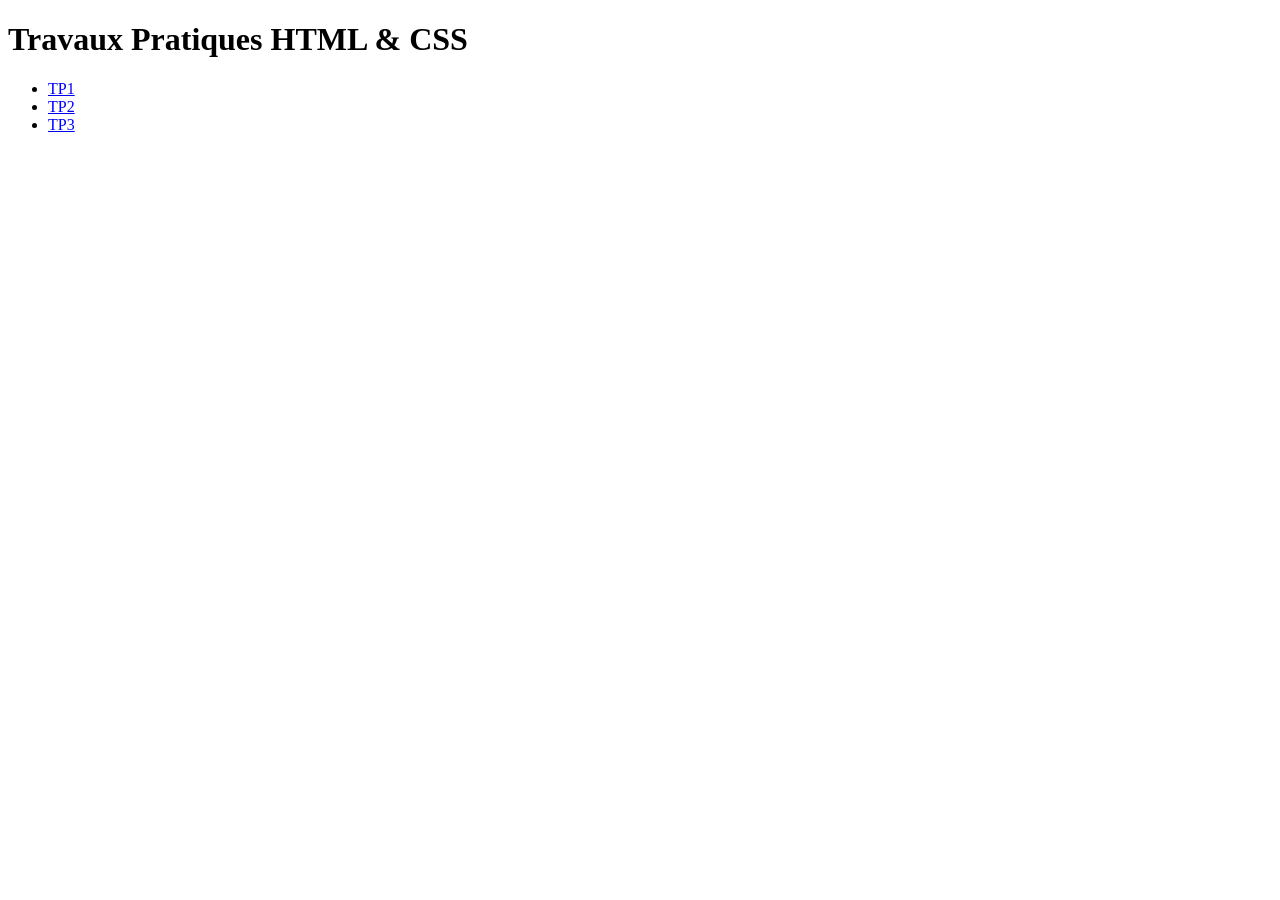
<file: index.html>
<!DOCTYPE html>
<html lang="fr">
<head>
  <meta charset="UTF-8" />
  <meta name="viewport" content="width=device-width, initial-scale=1.0" />
  <title>Travaux Pratiques</title>
</head>
<body>
  <h1>Travaux Pratiques HTML &amp; CSS</h1>
  <ul>
    <li><a href="tp1/index.html">TP1</a></li>
    <li><a href="tp2/index.html">TP2</a></li>
    <li><a href="tp3/index.html">TP3</a></li>
  </ul>
</body>
</html>
</file>
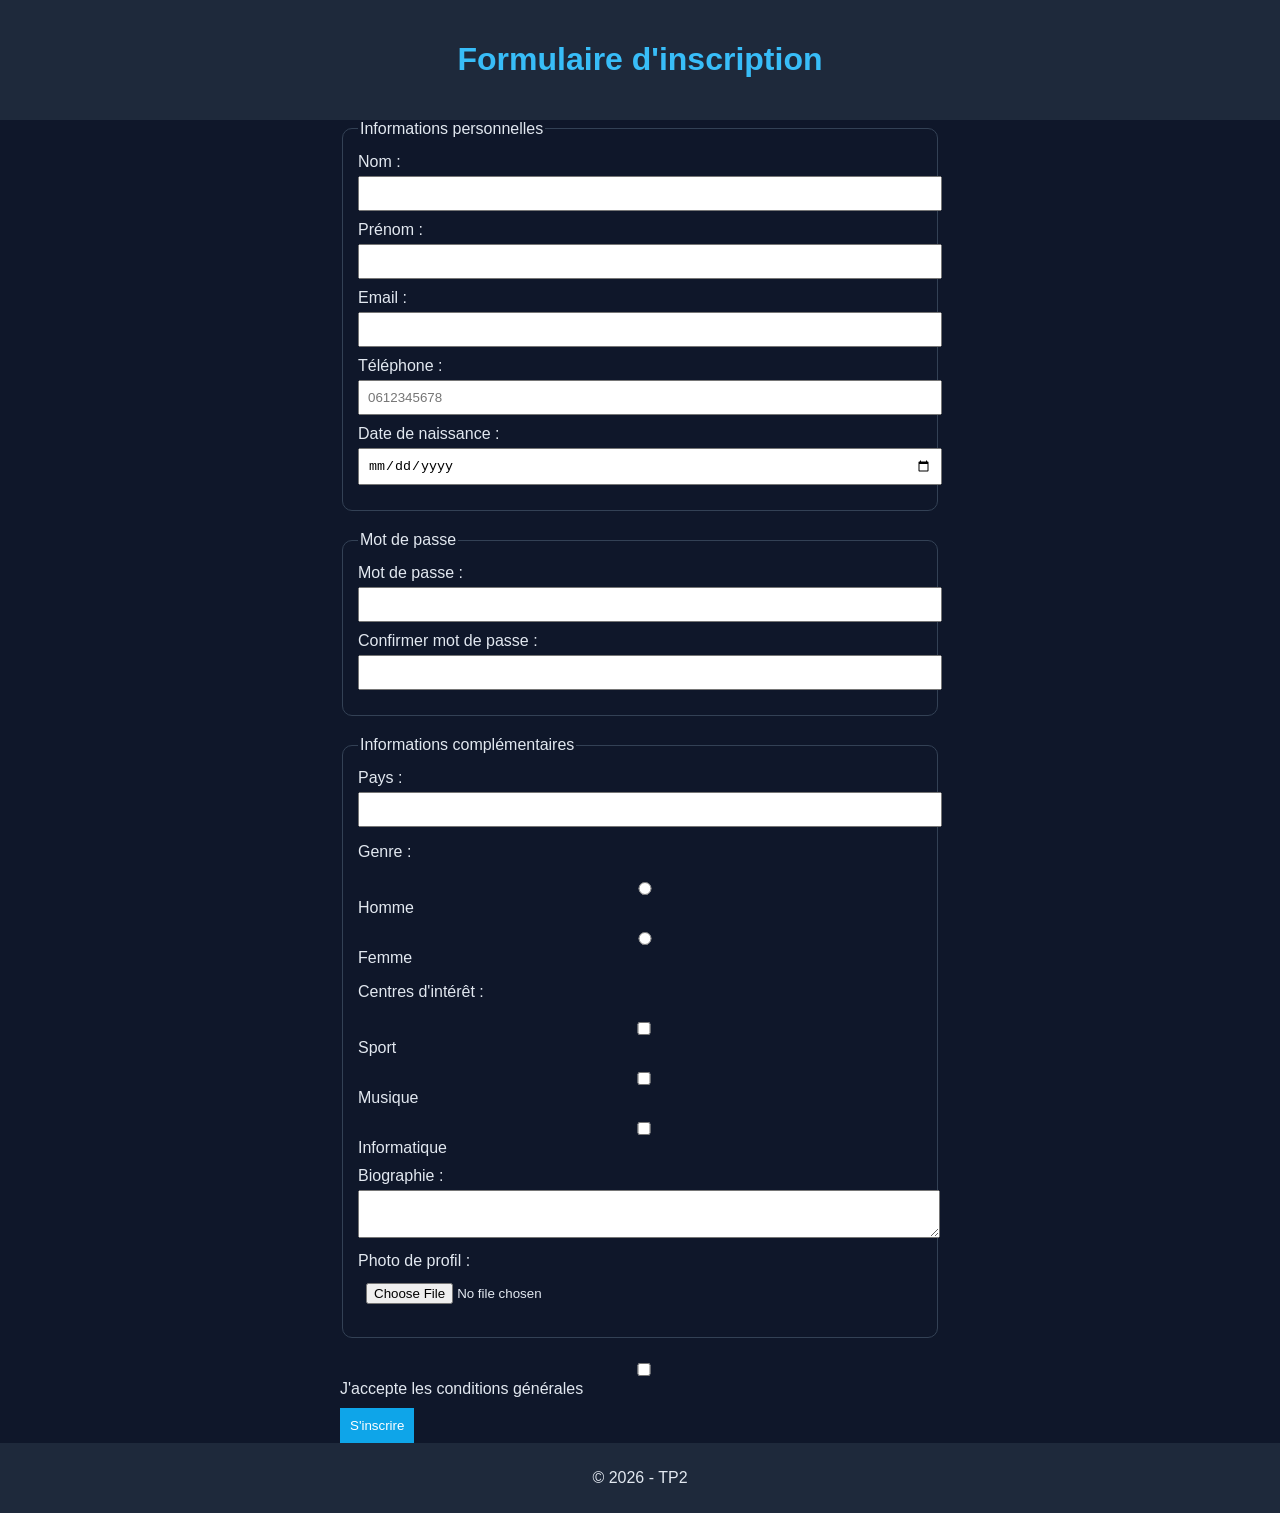
<file: tp2/index.html>
<!DOCTYPE html>
<html lang="fr">
<head>
  <meta charset="UTF-8">
  <meta name="viewport" content="width=device-width, initial-scale=1.0">
  <title>TP2 - Formulaire</title>
  <link rel="stylesheet" href="../css/style.css">
</head>

<body>

<a href="#main" class="skip-link">Aller au contenu</a>

<header>
  <h1>Formulaire d'inscription</h1>
</header>

<main id="main">

<form>

  <!-- INFOS -->
  <fieldset>
    <legend>Informations personnelles</legend>

    <label>Nom :
      <input type="text" required autocomplete="family-name">
    </label>

    <label>Prénom :
      <input type="text" required autocomplete="given-name">
    </label>

    <label>Email :
      <input type="email" required autocomplete="email">
    </label>

    <label>Téléphone :
      <input type="tel" required pattern="^0[1-9][0-9]{8}$"
             placeholder="0612345678">
    </label>

    <label>Date de naissance :
      <input type="date" required max="2008-01-01">
    </label>

  </fieldset>

  <!-- PASSWORD -->
  <fieldset>
    <legend>Mot de passe</legend>

    <label>Mot de passe :
      <input type="password" required
             pattern="^(?=.*[A-Z])(?=.*[0-9]).{8,}$"
             title="8 caractères minimum, 1 majuscule, 1 chiffre">
    </label>

    <label>Confirmer mot de passe :
      <input type="password" required>
    </label>

  </fieldset>

  <!-- AUTRES -->
  <fieldset>
    <legend>Informations complémentaires</legend>

    <label>Pays :
      <input list="pays" required>
      <datalist id="pays">
        <option value="Maroc">
        <option value="France">
        <option value="Canada">
      </datalist>
    </label>

    <p>Genre :</p>
    <label><input type="radio" name="genre" required> Homme</label>
    <label><input type="radio" name="genre"> Femme</label>

    <p>Centres d'intérêt :</p>
    <label><input type="checkbox"> Sport</label>
    <label><input type="checkbox"> Musique</label>
    <label><input type="checkbox"> Informatique</label>

    <label>Biographie :
      <textarea maxlength="200"></textarea>
    </label>

    <label>Photo de profil :
      <input type="file" accept="image/*">
    </label>

  </fieldset>

  <!-- CGU -->
  <label>
    <input type="checkbox" required>
    J'accepte les conditions générales
  </label>

  <button type="submit">S'inscrire</button>

</form>

</main>

<footer>
  <p>&copy; 2026 - TP2</p>
</footer>

</body>
</html>
</file>
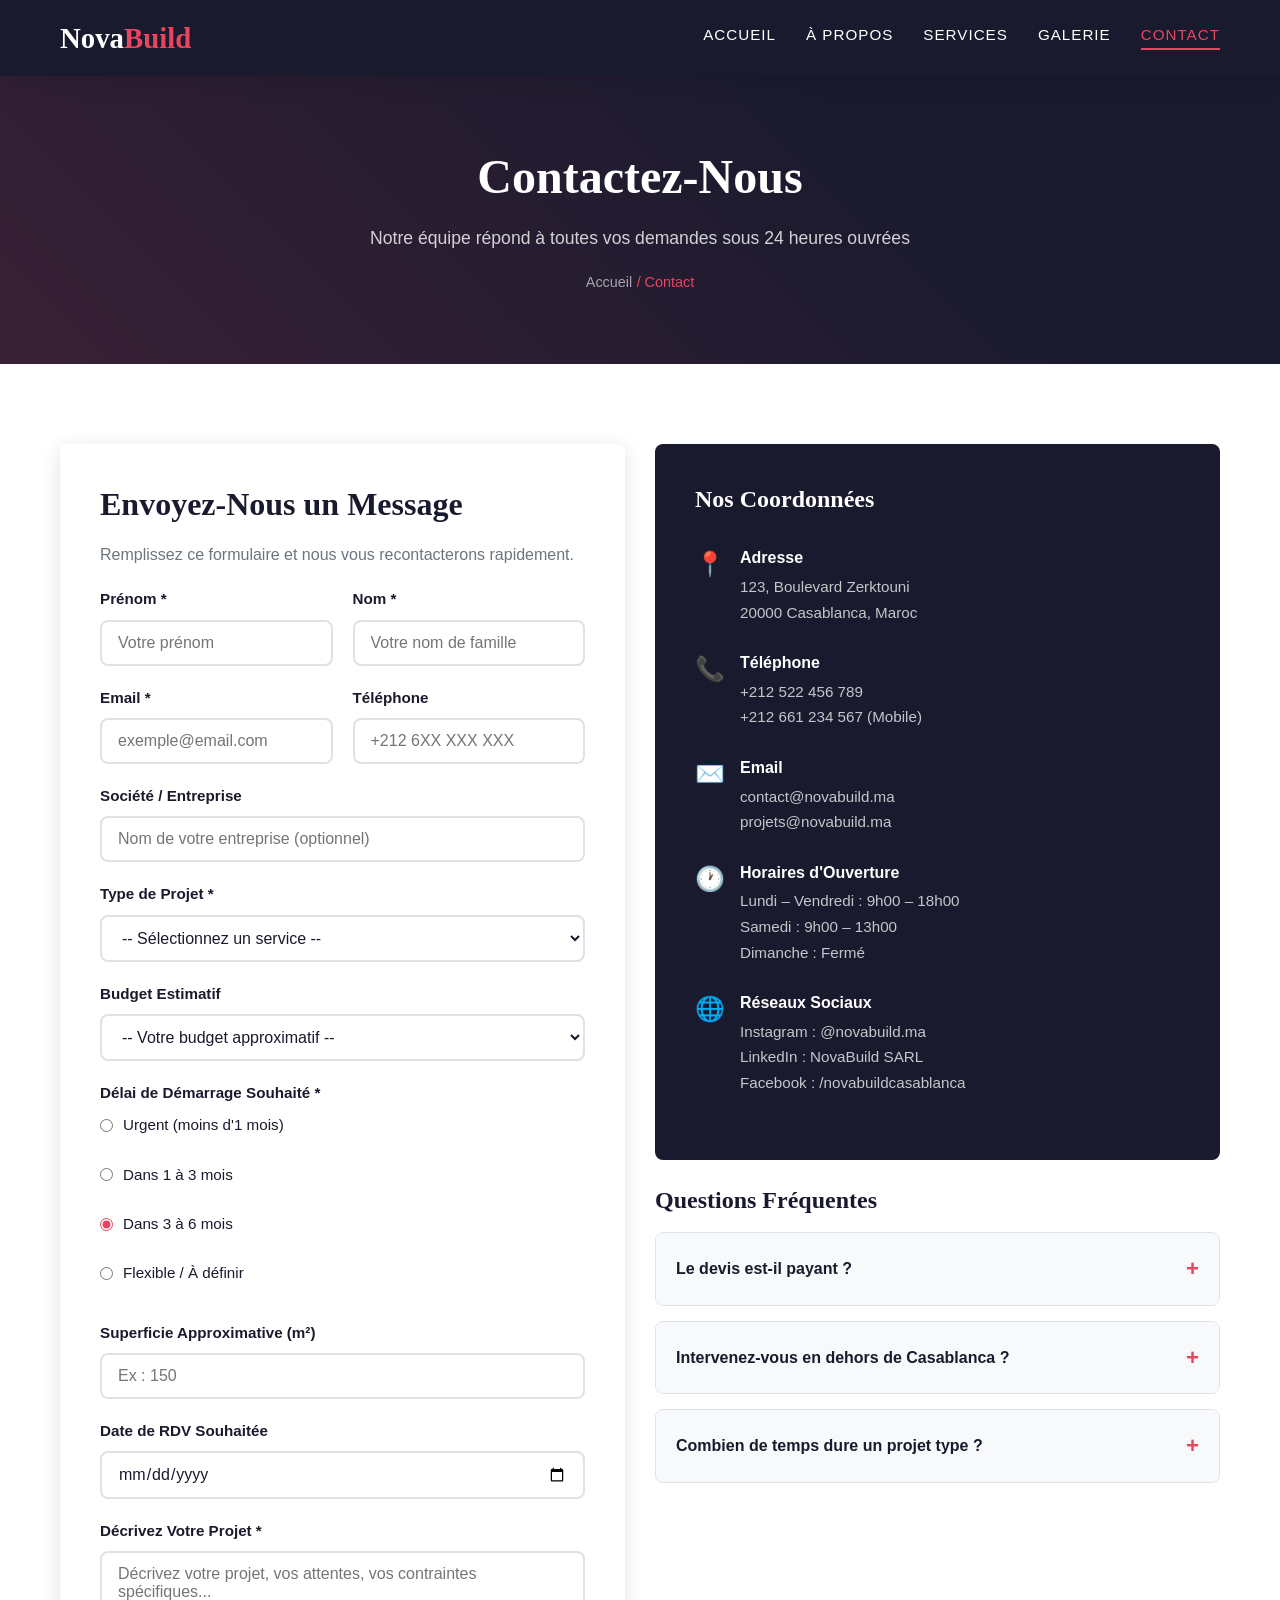
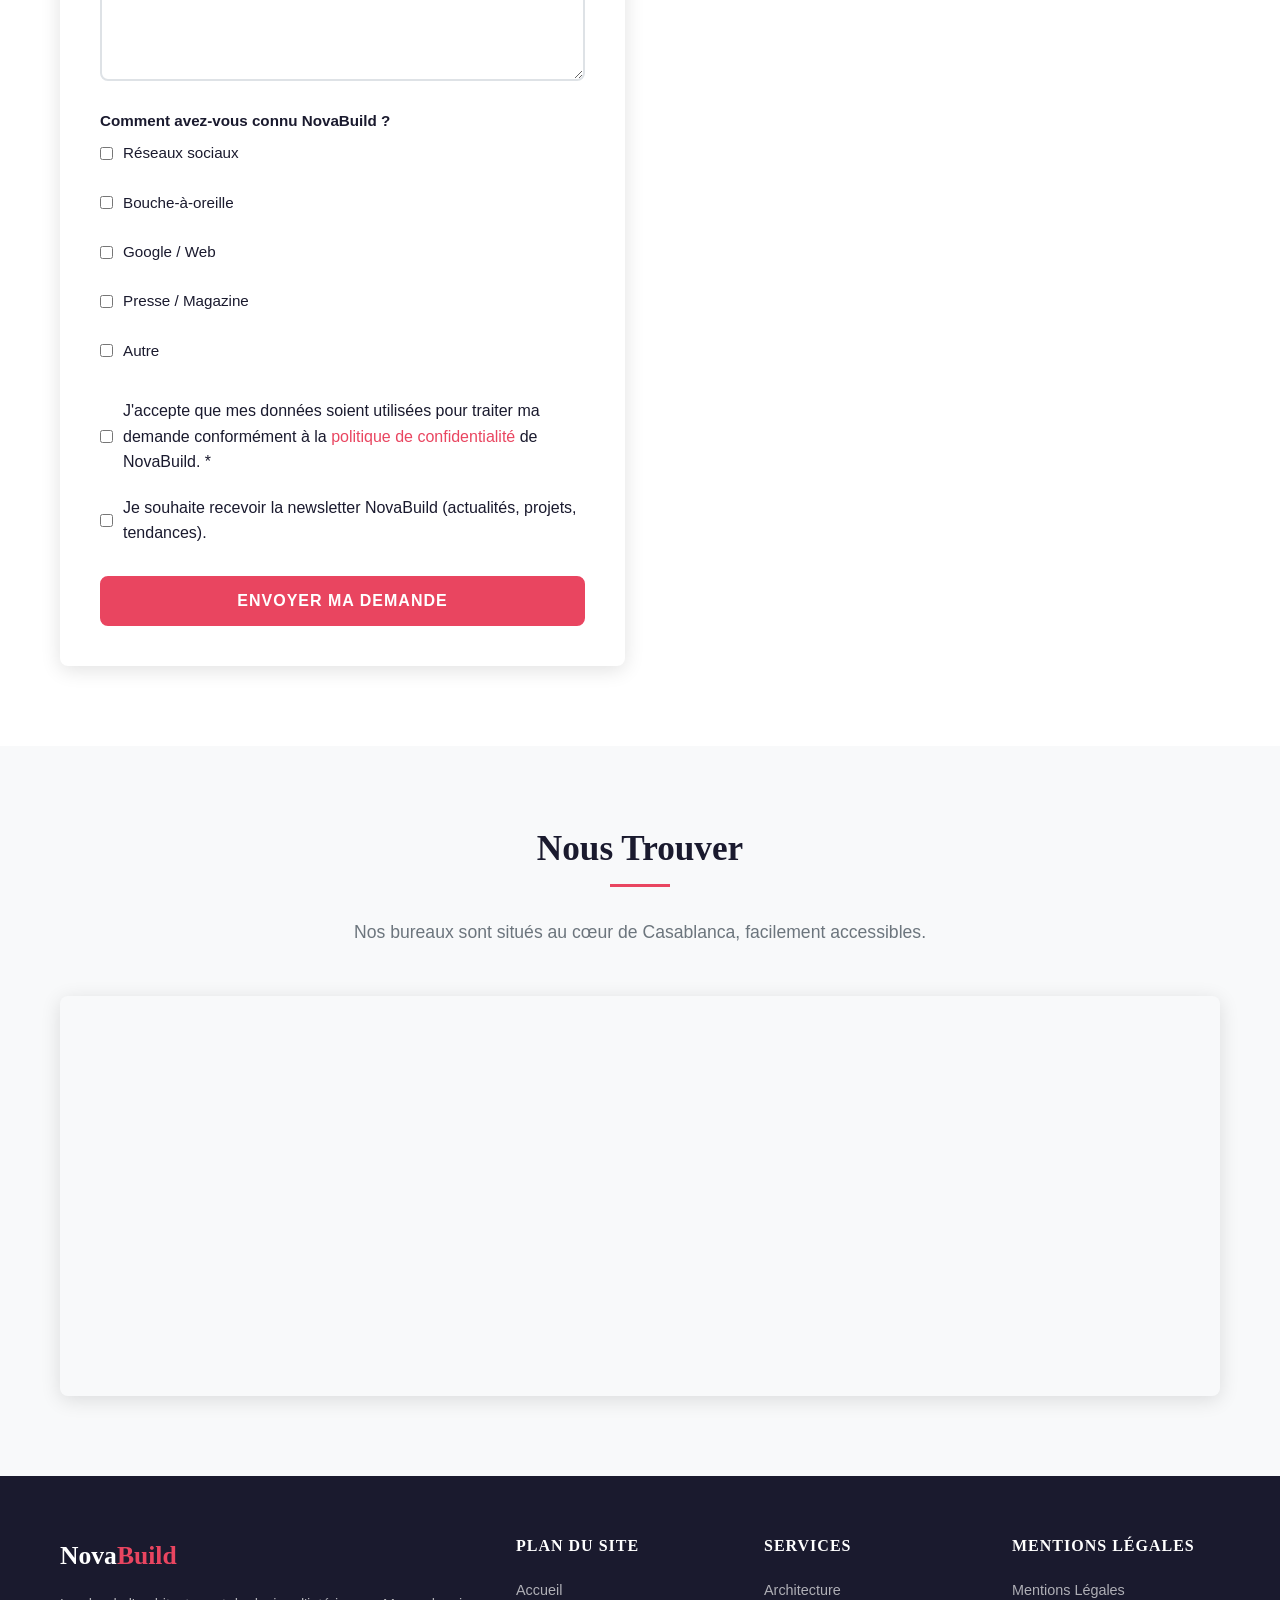
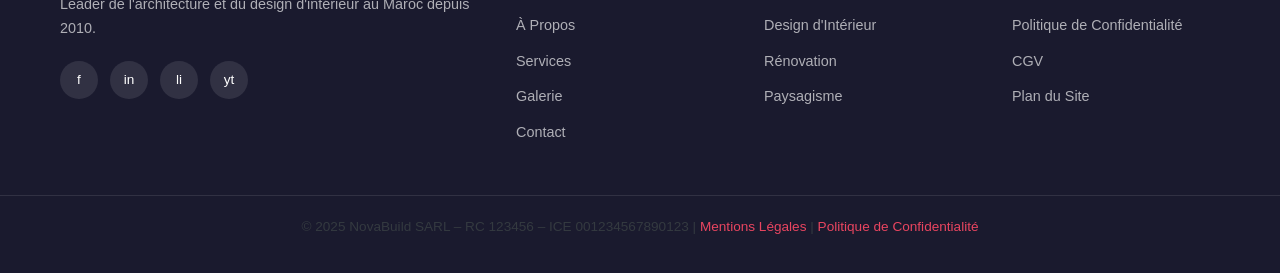
<file: tp3/pages/contact.html>
<!DOCTYPE html>
<html lang="fr">
<head>
  <meta charset="UTF-8" />
  <meta name="viewport" content="width=device-width, initial-scale=1.0" />
  <title>Contact – NovaBuild</title>
  <meta name="description" content="Contactez NovaBuild pour votre projet d'architecture ou de design d'intérieur à Casablanca. Devis gratuit et sans engagement." />
  <meta name="keywords" content="contact NovaBuild, devis architecture Casablanca, contact designer intérieur Maroc" />
  <meta name="author" content="NovaBuild" />

  <!-- Open Graph -->
  <meta property="og:title" content="Contactez NovaBuild" />
  <meta property="og:description" content="Obtenez un devis gratuit pour votre projet d'architecture ou de design. Notre équipe vous répond sous 24h." />
  <meta property="og:type" content="website" />
  <meta property="og:url" content="https://novabuild.ma/pages/contact.html" />
  <meta property="og:image" content="https://images.unsplash.com/photo-1423666639041-f56000c27a9a?w=1200" />
  <meta property="og:locale" content="fr_FR" />
  <meta property="og:site_name" content="NovaBuild" />

  <link rel="canonical" href="https://novabuild.ma/pages/contact.html" />
  <link rel="stylesheet" href="../css/style.css" />
</head>
<body>

  <header>
    <div class="navbar">
      <a href="../index.html" class="logo">Nova<span>Build</span></a>
      <nav>
        <ul>
          <li><a href="../index.html">Accueil</a></li>
          <li><a href="about.html">À Propos</a></li>
          <li><a href="services.html">Services</a></li>
          <li><a href="gallery.html">Galerie</a></li>
          <li><a href="contact.html" class="active">Contact</a></li>
        </ul>
      </nav>
    </div>
  </header>

  <!-- PAGE HERO -->
  <section class="page-hero">
    <div class="container">
      <h1>Contactez-Nous</h1>
      <p>Notre équipe répond à toutes vos demandes sous 24 heures ouvrées</p>
      <div class="breadcrumb">
        <a href="../index.html">Accueil</a> <span> / Contact</span>
      </div>
    </div>
  </section>

  <!-- CONTACT SECTION -->
  <section class="section">
    <div class="container">
      <div class="grid-2">

        <!-- FORMULAIRE -->
        <div class="contact-form-wrapper">
          <h2>Envoyez-Nous un Message</h2>
          <p class="text-gray mb-2">Remplissez ce formulaire et nous vous recontacterons rapidement.</p>

          <form action="#" method="POST" novalidate>

            <!-- Nom & Prénom -->
            <div class="form-row">
              <div class="form-group">
                <label for="prenom">Prénom *</label>
                <input
                  type="text"
                  id="prenom"
                  name="prenom"
                  placeholder="Votre prénom"
                  required
                  minlength="2"
                  maxlength="50"
                  autocomplete="given-name"
                />
              </div>
              <div class="form-group">
                <label for="nom">Nom *</label>
                <input
                  type="text"
                  id="nom"
                  name="nom"
                  placeholder="Votre nom de famille"
                  required
                  minlength="2"
                  maxlength="50"
                  autocomplete="family-name"
                />
              </div>
            </div>

            <!-- Email & Téléphone -->
            <div class="form-row">
              <div class="form-group">
                <label for="email">Email *</label>
                <input
                  type="email"
                  id="email"
                  name="email"
                  placeholder="exemple@email.com"
                  required
                  autocomplete="email"
                />
              </div>
              <div class="form-group">
                <label for="telephone">Téléphone</label>
                <input
                  type="tel"
                  id="telephone"
                  name="telephone"
                  placeholder="+212 6XX XXX XXX"
                  pattern="[+0-9\s\-]+"
                  autocomplete="tel"
                />
              </div>
            </div>

            <!-- Entreprise -->
            <div class="form-group">
              <label for="entreprise">Société / Entreprise</label>
              <input
                type="text"
                id="entreprise"
                name="entreprise"
                placeholder="Nom de votre entreprise (optionnel)"
                autocomplete="organization"
              />
            </div>

            <!-- Type de projet (select) -->
            <div class="form-group">
              <label for="type-projet">Type de Projet *</label>
              <select id="type-projet" name="type_projet" required>
                <option value="" disabled selected>-- Sélectionnez un service --</option>
                <option value="architecture">Architecture Neuve</option>
                <option value="design-interieur">Design d'Intérieur</option>
                <option value="renovation">Rénovation</option>
                <option value="paysagisme">Paysagisme</option>
                <option value="consultation">Consultation / Expertise</option>
                <option value="commercial">Projet Commercial</option>
                <option value="autre">Autre</option>
              </select>
            </div>

            <!-- Budget -->
            <div class="form-group">
              <label for="budget">Budget Estimatif</label>
              <select id="budget" name="budget">
                <option value="" disabled selected>-- Votre budget approximatif --</option>
                <option value="moins-100k">Moins de 100 000 MAD</option>
                <option value="100k-500k">100 000 – 500 000 MAD</option>
                <option value="500k-1m">500 000 – 1 000 000 MAD</option>
                <option value="1m-5m">1 000 000 – 5 000 000 MAD</option>
                <option value="plus-5m">Plus de 5 000 000 MAD</option>
                <option value="indefini">Non défini</option>
              </select>
            </div>

            <!-- Délai -->
            <div class="form-group">
              <label>Délai de Démarrage Souhaité *</label>
              <div class="radio-group">
                <div class="form-check">
                  <input type="radio" id="delai1" name="delai" value="urgent" />
                  <label for="delai1">Urgent (moins d'1 mois)</label>
                </div>
                <div class="form-check">
                  <input type="radio" id="delai2" name="delai" value="3mois" />
                  <label for="delai2">Dans 1 à 3 mois</label>
                </div>
                <div class="form-check">
                  <input type="radio" id="delai3" name="delai" value="6mois" checked />
                  <label for="delai3">Dans 3 à 6 mois</label>
                </div>
                <div class="form-check">
                  <input type="radio" id="delai4" name="delai" value="flexible" />
                  <label for="delai4">Flexible / À définir</label>
                </div>
              </div>
            </div>

            <!-- Superficie -->
            <div class="form-group">
              <label for="superficie">Superficie Approximative (m²)</label>
              <input
                type="number"
                id="superficie"
                name="superficie"
                placeholder="Ex : 150"
                min="1"
                max="100000"
              />
            </div>

            <!-- Date de contact souhaitée -->
            <div class="form-group">
              <label for="date-rdv">Date de RDV Souhaitée</label>
              <input
                type="date"
                id="date-rdv"
                name="date_rdv"
              />
            </div>

            <!-- Message -->
            <div class="form-group">
              <label for="message">Décrivez Votre Projet *</label>
              <textarea
                id="message"
                name="message"
                placeholder="Décrivez votre projet, vos attentes, vos contraintes spécifiques..."
                required
                minlength="20"
              ></textarea>
            </div>

            <!-- Comment avez-vous connu NovaBuild ? -->
            <div class="form-group">
              <label>Comment avez-vous connu NovaBuild ?</label>
              <div class="checkbox-group">
                <div class="form-check">
                  <input type="checkbox" id="source-reseaux" name="source[]" value="reseaux-sociaux" />
                  <label for="source-reseaux">Réseaux sociaux</label>
                </div>
                <div class="form-check">
                  <input type="checkbox" id="source-bouche" name="source[]" value="bouche-oreille" />
                  <label for="source-bouche">Bouche-à-oreille</label>
                </div>
                <div class="form-check">
                  <input type="checkbox" id="source-google" name="source[]" value="google" />
                  <label for="source-google">Google / Web</label>
                </div>
                <div class="form-check">
                  <input type="checkbox" id="source-presse" name="source[]" value="presse" />
                  <label for="source-presse">Presse / Magazine</label>
                </div>
                <div class="form-check">
                  <input type="checkbox" id="source-autre" name="source[]" value="autre" />
                  <label for="source-autre">Autre</label>
                </div>
              </div>
            </div>

            <!-- Acceptation RGPD -->
            <div class="form-check mb-2">
              <input type="checkbox" id="rgpd" name="rgpd" required />
              <label for="rgpd">
                J'accepte que mes données soient utilisées pour traiter ma demande conformément à la
                <a href="#">politique de confidentialité</a> de NovaBuild. *
              </label>
            </div>

            <!-- Newsletter -->
            <div class="form-check mb-3">
              <input type="checkbox" id="newsletter" name="newsletter" />
              <label for="newsletter">
                Je souhaite recevoir la newsletter NovaBuild (actualités, projets, tendances).
              </label>
            </div>

            <button type="submit" class="btn btn-primary" style="width:100%;">
              Envoyer Ma Demande
            </button>

          </form>
        </div>

        <!-- INFOS CONTACT -->
        <div>
          <div class="contact-info-card">
            <h3>Nos Coordonnées</h3>

            <div class="info-item">
              <span class="info-icon">📍</span>
              <div class="info-text">
                <strong>Adresse</strong>
                <span>123, Boulevard Zerktouni<br>20000 Casablanca, Maroc</span>
              </div>
            </div>

            <div class="info-item">
              <span class="info-icon">📞</span>
              <div class="info-text">
                <strong>Téléphone</strong>
                <span>+212 522 456 789<br>+212 661 234 567 (Mobile)</span>
              </div>
            </div>

            <div class="info-item">
              <span class="info-icon">✉️</span>
              <div class="info-text">
                <strong>Email</strong>
                <span>contact@novabuild.ma<br>projets@novabuild.ma</span>
              </div>
            </div>

            <div class="info-item">
              <span class="info-icon">🕐</span>
              <div class="info-text">
                <strong>Horaires d'Ouverture</strong>
                <span>
                  Lundi – Vendredi : 9h00 – 18h00<br>
                  Samedi : 9h00 – 13h00<br>
                  Dimanche : Fermé
                </span>
              </div>
            </div>

            <div class="info-item">
              <span class="info-icon">🌐</span>
              <div class="info-text">
                <strong>Réseaux Sociaux</strong>
                <span>
                  Instagram : @novabuild.ma<br>
                  LinkedIn : NovaBuild SARL<br>
                  Facebook : /novabuildcasablanca
                </span>
              </div>
            </div>
          </div>

          <!-- FAQ rapide -->
          <div style="margin-top:25px;">
            <h3 style="margin-bottom:15px;">Questions Fréquentes</h3>

            <details>
              <summary>Le devis est-il payant ?</summary>
              <div class="details-content">
                <p>Non, le premier devis est entièrement gratuit et sans engagement. Nous vous rencontrons pour comprendre votre projet avant de vous soumettre une proposition tarifaire détaillée.</p>
              </div>
            </details>

            <details>
              <summary>Intervenez-vous en dehors de Casablanca ?</summary>
              <div class="details-content">
                <p>Oui ! NovaBuild intervient dans tout le Maroc (Rabat, Marrakech, Agadir, Tanger...) et en Afrique de l'Ouest pour des projets d'envergure. Des frais de déplacement peuvent s'appliquer.</p>
              </div>
            </details>

            <details>
              <summary>Combien de temps dure un projet type ?</summary>
              <div class="details-content">
                <p>Cela dépend de la nature et de la taille du projet. Une rénovation partielle peut prendre 2 à 6 semaines, tandis qu'un projet architectural complet nécessite en moyenne 6 à 18 mois, de la conception à la livraison.</p>
              </div>
            </details>
          </div>
        </div>

      </div>
    </div>
  </section>

  <!-- CARTE -->
  <section class="section bg-light">
    <div class="container">
      <div class="section-title">
        <h2>Nous Trouver</h2>
        <p>Nos bureaux sont situés au cœur de Casablanca, facilement accessibles.</p>
      </div>
      <div class="map-container">
        <iframe
          src="https://www.google.com/maps/embed?pb=!1m18!1m12!1m3!1d53303.77867767003!2d-7.661483!3d33.589886!2m3!1f0!2f0!3f0!3m2!1i1024!2i768!4f13.1!3m3!1m2!1s0xda7d282b0b7d423%3A0xe2d2d5bc09c3df6b!2sCasablanca!5e0!3m2!1sfr!2sma!4v1680000000000!5m2!1sfr!2sma"
          width="100%"
          height="400"
          style="border:0;"
          allowfullscreen=""
          loading="lazy"
          referrerpolicy="no-referrer-when-downgrade"
          title="Localisation NovaBuild – Casablanca"
        ></iframe>
      </div>
    </div>
  </section>

  <!-- FOOTER -->
  <footer>
    <div class="container">
      <div class="footer-grid">
        <div class="footer-brand">
          <a href="../index.html" class="logo">Nova<span>Build</span></a>
          <p>Leader de l'architecture et du design d'intérieur au Maroc depuis 2010.</p>
          <div class="footer-social">
            <a href="#" class="social-link">f</a>
            <a href="#" class="social-link">in</a>
            <a href="#" class="social-link">li</a>
            <a href="#" class="social-link">yt</a>
          </div>
        </div>
        <div>
          <h4>Plan du Site</h4>
          <ul class="footer-links">
            <li><a href="../index.html">Accueil</a></li>
            <li><a href="about.html">À Propos</a></li>
            <li><a href="services.html">Services</a></li>
            <li><a href="gallery.html">Galerie</a></li>
            <li><a href="contact.html">Contact</a></li>
          </ul>
        </div>
        <div>
          <h4>Services</h4>
          <ul class="footer-links">
            <li><a href="services.html">Architecture</a></li>
            <li><a href="services.html">Design d'Intérieur</a></li>
            <li><a href="services.html">Rénovation</a></li>
            <li><a href="services.html">Paysagisme</a></li>
          </ul>
        </div>
        <div>
          <h4>Mentions Légales</h4>
          <ul class="footer-links">
            <li><a href="#">Mentions Légales</a></li>
            <li><a href="#">Politique de Confidentialité</a></li>
            <li><a href="#">CGV</a></li>
            <li><a href="#">Plan du Site</a></li>
          </ul>
        </div>
      </div>
    </div>
    <div class="footer-bottom">
      <p>© 2025 NovaBuild SARL – RC 123456 – ICE 001234567890123 |
        <a href="#">Mentions Légales</a> |
        <a href="#">Politique de Confidentialité</a>
      </p>
    </div>
  </footer>

</body>
</html>
</file>
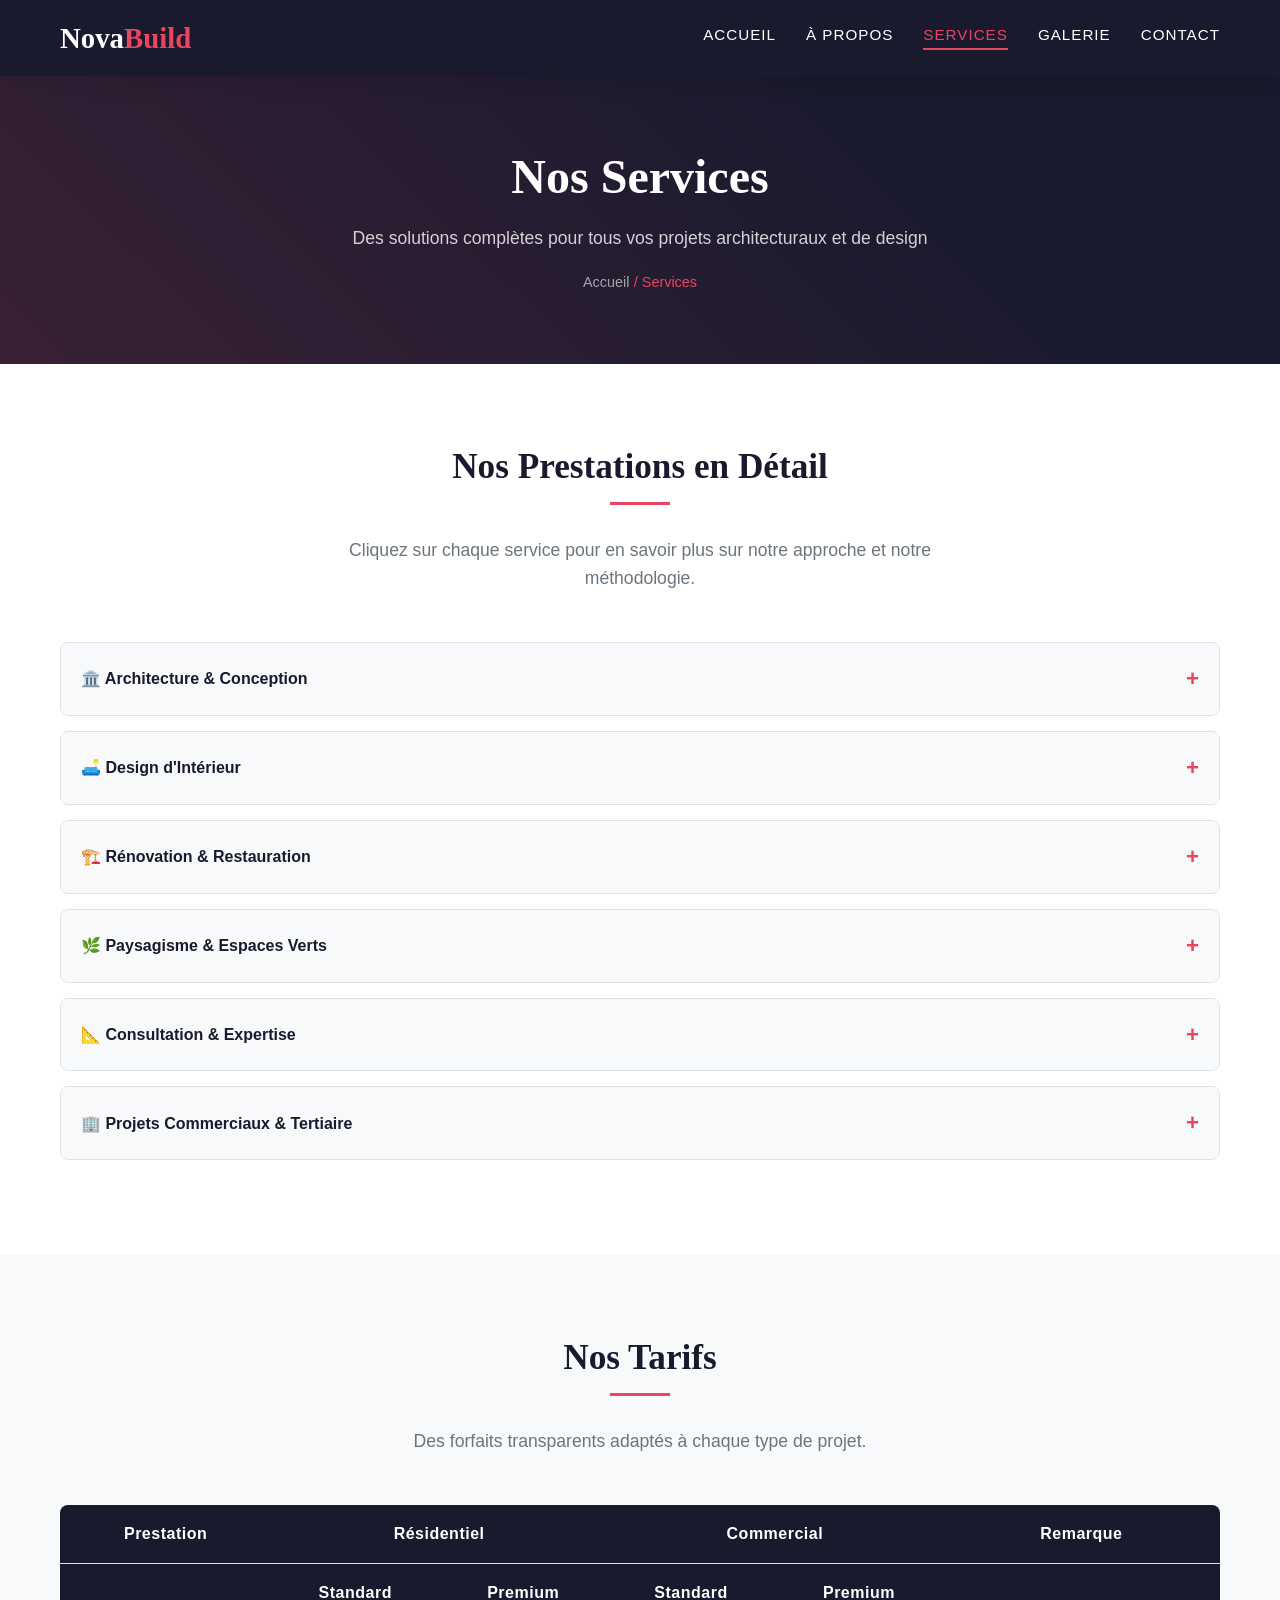
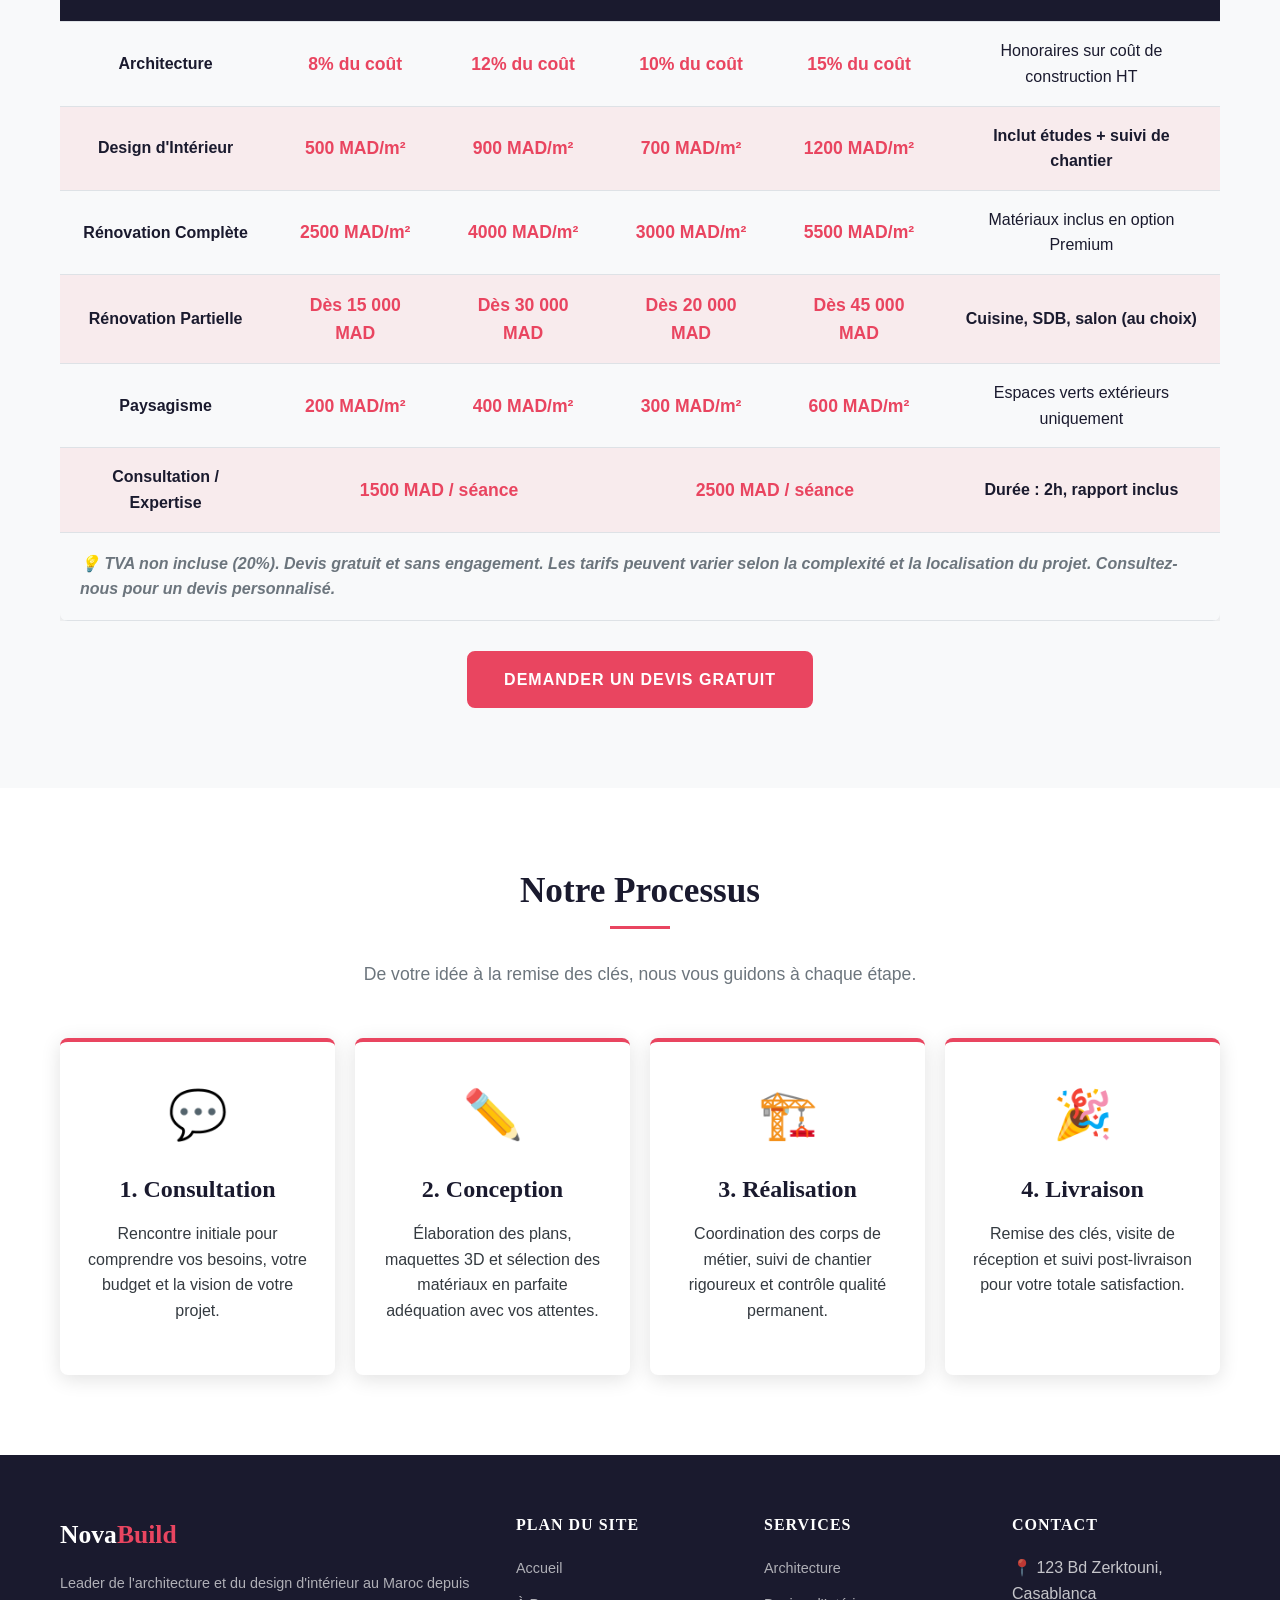
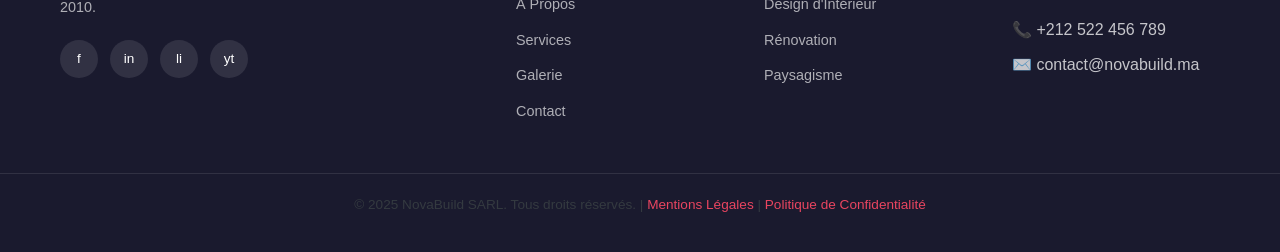
<file: tp3/pages/services.html>
<!DOCTYPE html>
<html lang="fr">
<head>
  <meta charset="UTF-8" />
  <meta name="viewport" content="width=device-width, initial-scale=1.0" />
  <title>Services – NovaBuild</title>
  <meta name="description" content="Découvrez tous les services de NovaBuild : architecture, design d'intérieur, rénovation, paysagisme et consultation. Tarifs transparents." />
  <meta name="keywords" content="services architecture Casablanca, design intérieur prix, rénovation Maroc" />
  <meta name="author" content="NovaBuild" />

  <!-- Open Graph -->
  <meta property="og:title" content="Nos Services – NovaBuild" />
  <meta property="og:description" content="Architecture, design, rénovation et paysagisme. Des prestations complètes pour vos projets." />
  <meta property="og:type" content="website" />
  <meta property="og:url" content="https://novabuild.ma/pages/services.html" />
  <meta property="og:image" content="https://images.unsplash.com/photo-1524758631624-e2822e304c36?w=1200" />
  <meta property="og:locale" content="fr_FR" />
  <meta property="og:site_name" content="NovaBuild" />

  <link rel="canonical" href="https://novabuild.ma/pages/services.html" />
  <link rel="stylesheet" href="../css/style.css" />
</head>
<body>

  <header>
    <div class="navbar">
      <a href="../index.html" class="logo">Nova<span>Build</span></a>
      <nav>
        <ul>
          <li><a href="../index.html">Accueil</a></li>
          <li><a href="about.html">À Propos</a></li>
          <li><a href="services.html" class="active">Services</a></li>
          <li><a href="gallery.html">Galerie</a></li>
          <li><a href="contact.html">Contact</a></li>
        </ul>
      </nav>
    </div>
  </header>

  <!-- PAGE HERO -->
  <section class="page-hero">
    <div class="container">
      <h1>Nos Services</h1>
      <p>Des solutions complètes pour tous vos projets architecturaux et de design</p>
      <div class="breadcrumb">
        <a href="../index.html">Accueil</a> <span> / Services</span>
      </div>
    </div>
  </section>

  <!-- SERVICES DETAILS/SUMMARY -->
  <section class="section">
    <div class="container">
      <div class="section-title">
        <h2>Nos Prestations en Détail</h2>
        <p>Cliquez sur chaque service pour en savoir plus sur notre approche et notre méthodologie.</p>
      </div>

      <details>
        <summary>🏛️ Architecture & Conception</summary>
        <div class="details-content">
          <div class="grid-2">
            <div>
              <h4>Notre Approche Architecturale</h4>
              <p>Chez NovaBuild, l'architecture n'est pas seulement une question d'esthétique. C'est la synthèse parfaite entre la fonctionnalité, la durabilité et la beauté. Notre processus débute toujours par une écoute approfondie de vos besoins, de votre mode de vie et de votre budget.</p>
              <p>Nous réalisons ensuite une étude de faisabilité, des esquisses conceptuelles, puis un avant-projet détaillé avec maquette 3D. Nous gérons également l'obtention des permis de construire auprès des autorités compétentes.</p>
            </div>
            <div>
              <h4>Ce Que Nous Réalisons</h4>
              <ul>
                <li>Villas et résidences privées</li>
                <li>Immeubles résidentiels et commerciaux</li>
                <li>Hôtels et complexes touristiques</li>
                <li>Bureaux et espaces de coworking</li>
                <li>Équipements publics et institutionnels</li>
                <li>Conception BIM (Building Information Modeling)</li>
              </ul>
            </div>
          </div>
        </div>
      </details>

      <details>
        <summary>🛋️ Design d'Intérieur</summary>
        <div class="details-content">
          <div class="grid-2">
            <div>
              <h4>Transformer l'Espace de Vie</h4>
              <p>Notre équipe de designers d'intérieur travaille en étroite collaboration avec vous pour créer des espaces qui vous ressemblent. Qu'il s'agisse d'un appartement minimaliste, d'une villa opulente ou d'un bureau moderne, nous adaptons notre créativité à votre vision.</p>
              <p>Nous proposons un service clé en main incluant le choix des matériaux, mobilier, éclairage, textile et accessoires décoratifs.</p>
            </div>
            <div>
              <h4>Styles Maîtrisés</h4>
              <ul>
                <li>Contemporain & Minimaliste</li>
                <li>Néo-marocain & Fusion</li>
                <li>Industriel & Loft</li>
                <li>Scandinave & Hygge</li>
                <li>Art Déco & Luxe</li>
                <li>Biophilique & Nature</li>
              </ul>
            </div>
          </div>
        </div>
      </details>

      <details>
        <summary>🏗️ Rénovation & Restauration</summary>
        <div class="details-content">
          <div class="grid-2">
            <div>
              <h4>Donner une Nouvelle Vie à Vos Espaces</h4>
              <p>Nous prenons en charge la rénovation complète de vos biens immobiliers : démolition, reconstruction, mise aux normes, isolation thermique et acoustique. Nos équipes d'artisans qualifiés respectent les délais et votre budget.</p>
            </div>
            <div>
              <h4>Types de Rénovation</h4>
              <ul>
                <li>Rénovation complète (gros œuvre + second œuvre)</li>
                <li>Rénovation partielle (cuisine, salle de bain, salon)</li>
                <li>Restauration de riads et maisons traditionnelles</li>
                <li>Mise aux normes électriques et plomberie</li>
                <li>Isolation & économies d'énergie</li>
              </ul>
            </div>
          </div>
        </div>
      </details>

      <details>
        <summary>🌿 Paysagisme & Espaces Verts</summary>
        <div class="details-content">
          <div class="grid-2">
            <div>
              <h4>Le Jardin, Prolongement de l'Architecture</h4>
              <p>Un espace extérieur bien pensé ajoute une valeur considérable à votre propriété et enrichit votre qualité de vie. Nos paysagistes conçoivent des jardins adaptés au climat marocain, intégrant plantes méditerranéennes, systèmes d'irrigation économes et zones de détente.</p>
            </div>
            <div>
              <h4>Nos Réalisations Extérieures</h4>
              <ul>
                <li>Jardins résidentiels et toits terrasses</li>
                <li>Espaces verts commerciaux et hôteliers</li>
                <li>Toitures végétalisées</li>
                <li>Patios et cours intérieures</li>
                <li>Systèmes d'arrosage automatique</li>
              </ul>
            </div>
          </div>
        </div>
      </details>

      <details>
        <summary>📐 Consultation & Expertise</summary>
        <div class="details-content">
          <div class="grid-2">
            <div>
              <h4>Conseil Indépendant à Votre Service</h4>
              <p>Avant de vous lancer dans un projet, bénéficiez de l'expertise NovaBuild pour valider vos choix. Nous réalisons des diagnostics de biens immobiliers, des expertises techniques, des études de faisabilité et des audits énergétiques.</p>
            </div>
            <div>
              <h4>Missions de Conseil</h4>
              <ul>
                <li>Expertise avant achat immobilier</li>
                <li>Audit énergétique de bâtiment</li>
                <li>Étude de faisabilité de projet</li>
                <li>AMO (Assistance à Maîtrise d'Ouvrage)</li>
                <li>Conformité réglementaire et permis</li>
              </ul>
            </div>
          </div>
        </div>
      </details>

      <details>
        <summary>🏢 Projets Commerciaux & Tertiaire</summary>
        <div class="details-content">
          <div class="grid-2">
            <div>
              <h4>Des Espaces qui Valorisent Votre Marque</h4>
              <p>Nous concevons des espaces commerciaux qui attirent, séduisent et fidélisent vos clients. De la boutique de luxe au restaurant gastronomique, en passant par l'hôtel design, chaque espace est pensé pour refléter votre identité de marque.</p>
            </div>
            <div>
              <h4>Secteurs d'Expertise</h4>
              <ul>
                <li>Hôtellerie & Restauration</li>
                <li>Retail & Points de vente</li>
                <li>Bureaux & Coworking</li>
                <li>Santé & Bien-être (spas, cliniques)</li>
                <li>Établissements d'enseignement</li>
              </ul>
            </div>
          </div>
        </div>
      </details>
    </div>
  </section>

  <!-- PRICING TABLE -->
  <section class="section bg-light">
    <div class="container">
      <div class="section-title">
        <h2>Nos Tarifs</h2>
        <p>Des forfaits transparents adaptés à chaque type de projet.</p>
      </div>

      <div style="overflow-x:auto;">
        <table class="pricing-table">
          <thead>
            <tr>
              <th>Prestation</th>
              <th colspan="2">Résidentiel</th>
              <th colspan="2">Commercial</th>
              <th>Remarque</th>
            </tr>
            <tr>
              <th></th>
              <th>Standard</th>
              <th>Premium</th>
              <th>Standard</th>
              <th>Premium</th>
              <th></th>
            </tr>
          </thead>
          <tbody>
            <tr>
              <td><strong>Architecture</strong></td>
              <td class="price">8% du coût</td>
              <td class="price">12% du coût</td>
              <td class="price">10% du coût</td>
              <td class="price">15% du coût</td>
              <td>Honoraires sur coût de construction HT</td>
            </tr>
            <tr class="highlight">
              <td><strong>Design d'Intérieur</strong></td>
              <td class="price">500 MAD/m²</td>
              <td class="price">900 MAD/m²</td>
              <td class="price">700 MAD/m²</td>
              <td class="price">1200 MAD/m²</td>
              <td>Inclut études + suivi de chantier</td>
            </tr>
            <tr>
              <td><strong>Rénovation Complète</strong></td>
              <td class="price">2500 MAD/m²</td>
              <td class="price">4000 MAD/m²</td>
              <td class="price">3000 MAD/m²</td>
              <td class="price">5500 MAD/m²</td>
              <td>Matériaux inclus en option Premium</td>
            </tr>
            <tr class="highlight">
              <td><strong>Rénovation Partielle</strong></td>
              <td class="price">Dès 15 000 MAD</td>
              <td class="price">Dès 30 000 MAD</td>
              <td class="price">Dès 20 000 MAD</td>
              <td class="price">Dès 45 000 MAD</td>
              <td>Cuisine, SDB, salon (au choix)</td>
            </tr>
            <tr>
              <td><strong>Paysagisme</strong></td>
              <td class="price">200 MAD/m²</td>
              <td class="price">400 MAD/m²</td>
              <td class="price">300 MAD/m²</td>
              <td class="price">600 MAD/m²</td>
              <td>Espaces verts extérieurs uniquement</td>
            </tr>
            <tr class="highlight">
              <td><strong>Consultation / Expertise</strong></td>
              <td class="price" colspan="2">1500 MAD / séance</td>
              <td class="price" colspan="2">2500 MAD / séance</td>
              <td>Durée : 2h, rapport inclus</td>
            </tr>
          </tbody>
          <tfoot>
            <tr>
              <td colspan="6" style="text-align:left; padding: 18px 20px; font-style:italic; color: var(--gray);">
                💡 TVA non incluse (20%). Devis gratuit et sans engagement. Les tarifs peuvent varier selon la complexité et la localisation du projet. Consultez-nous pour un devis personnalisé.
              </td>
            </tr>
          </tfoot>
        </table>
      </div>

      <div class="text-center mt-3">
        <a href="contact.html" class="btn btn-primary">Demander un Devis Gratuit</a>
      </div>
    </div>
  </section>

  <!-- PROCESS -->
  <section class="section">
    <div class="container">
      <div class="section-title">
        <h2>Notre Processus</h2>
        <p>De votre idée à la remise des clés, nous vous guidons à chaque étape.</p>
      </div>
      <div class="grid-4">
        <div class="service-card">
          <span class="icon">💬</span>
          <h3>1. Consultation</h3>
          <p>Rencontre initiale pour comprendre vos besoins, votre budget et la vision de votre projet.</p>
        </div>
        <div class="service-card">
          <span class="icon">✏️</span>
          <h3>2. Conception</h3>
          <p>Élaboration des plans, maquettes 3D et sélection des matériaux en parfaite adéquation avec vos attentes.</p>
        </div>
        <div class="service-card">
          <span class="icon">🏗️</span>
          <h3>3. Réalisation</h3>
          <p>Coordination des corps de métier, suivi de chantier rigoureux et contrôle qualité permanent.</p>
        </div>
        <div class="service-card">
          <span class="icon">🎉</span>
          <h3>4. Livraison</h3>
          <p>Remise des clés, visite de réception et suivi post-livraison pour votre totale satisfaction.</p>
        </div>
      </div>
    </div>
  </section>

  <!-- FOOTER -->
  <footer>
    <div class="container">
      <div class="footer-grid">
        <div class="footer-brand">
          <a href="../index.html" class="logo">Nova<span>Build</span></a>
          <p>Leader de l'architecture et du design d'intérieur au Maroc depuis 2010.</p>
          <div class="footer-social">
            <a href="#" class="social-link">f</a>
            <a href="#" class="social-link">in</a>
            <a href="#" class="social-link">li</a>
            <a href="#" class="social-link">yt</a>
          </div>
        </div>
        <div>
          <h4>Plan du Site</h4>
          <ul class="footer-links">
            <li><a href="../index.html">Accueil</a></li>
            <li><a href="about.html">À Propos</a></li>
            <li><a href="services.html">Services</a></li>
            <li><a href="gallery.html">Galerie</a></li>
            <li><a href="contact.html">Contact</a></li>
          </ul>
        </div>
        <div>
          <h4>Services</h4>
          <ul class="footer-links">
            <li><a href="services.html">Architecture</a></li>
            <li><a href="services.html">Design d'Intérieur</a></li>
            <li><a href="services.html">Rénovation</a></li>
            <li><a href="services.html">Paysagisme</a></li>
          </ul>
        </div>
        <div>
          <h4>Contact</h4>
          <ul class="footer-links">
            <li>📍 123 Bd Zerktouni, Casablanca</li>
            <li>📞 +212 522 456 789</li>
            <li>✉️ contact@novabuild.ma</li>
          </ul>
        </div>
      </div>
    </div>
    <div class="footer-bottom">
      <p>© 2025 NovaBuild SARL. Tous droits réservés. |
        <a href="#">Mentions Légales</a> |
        <a href="#">Politique de Confidentialité</a>
      </p>
    </div>
  </footer>

</body>
</html>
</file>
<file: css/style.css>
body {
  font-family: Arial, sans-serif;
  margin: 0;
  background: #0f172a;
  color: #e2e8f0;
}

header {
  background: #1e293b;
  padding: 20px;
  text-align: center;
}

nav ul {
  list-style: none;
  display: flex;
  justify-content: center;
  gap: 20px;
  padding: 0;
}

nav a {
  color: #38bdf8;
  text-decoration: none;
}

nav a:hover {
  text-decoration: underline;
}

section {
  padding: 20px;
  margin: 20px;
  background: #1e293b;
  border-radius: 10px;
}

h1, h2 {
  color: #38bdf8;
}

table {
  width: 100%;
  border-collapse: collapse;
}

th, td {
  border: 1px solid #334155;
  padding: 10px;
  text-align: left;
}

th {
  background: #0ea5e9;
  color: black;
}

footer {
  text-align: center;
  padding: 10px;
  background: #1e293b;
}

/* ACCESSIBILITY */
.skip-link {
  position: absolute;
  top: -40px;
  left: 0;
  background: black;
  color: white;
  padding: 10px;
}

.skip-link:focus {
  top: 0;
}

/*pour le tp2 */

form {
  max-width: 600px;
  margin: auto;
}

fieldset {
  margin-bottom: 20px;
  padding: 15px;
  border: 1px solid #334155;
  border-radius: 10px;
}

label {
  display: block;
  margin-bottom: 10px;
}

input, textarea {
  width: 100%;
  padding: 8px;
  margin-top: 5px;
}

button {
  padding: 10px;
  background: #0ea5e9;
  border: none;
  color: white;
  cursor: pointer;
}
</file>
<file: tp3/css/style.css>
/* ============================
   NOVABUILD - CSS STYLESHEET
   Basé sur les fondamentaux CSS
   ============================ */

/* === RESET & BASE === */
* {
  margin: 0;
  padding: 0;
  box-sizing: border-box;
}

:root {
  --primary: #1a1a2e;
  --accent: #e94560;
  --gold: #f5a623;
  --light: #f8f9fa;
  --white: #ffffff;
  --gray: #6c757d;
  --dark-gray: #343a40;
  --border: #dee2e6;
  --shadow: 0 4px 20px rgba(0,0,0,0.12);
  --radius: 8px;
  --font-heading: 'Georgia', serif;
  --font-body: 'Verdana', sans-serif;
  --transition: all 0.3s ease;
}

html {
  scroll-behavior: smooth;
}

body {
  font-family: var(--font-body);
  font-size: 16px;
  line-height: 1.6;
  color: var(--primary);
  background-color: var(--white);
}

/* === TYPOGRAPHY === */
h1, h2, h3, h4, h5, h6 {
  font-family: var(--font-heading);
  font-weight: bold;
  line-height: 1.3;
  margin-bottom: 1rem;
  color: var(--primary);
}

h1 { font-size: 2.5rem; }
h2 { font-size: 2rem; }
h3 { font-size: 1.5rem; }
h4 { font-size: 1.25rem; }

p {
  margin-bottom: 1rem;
  color: var(--dark-gray);
}

a {
  color: var(--accent);
  text-decoration: none;
  transition: var(--transition);
}

a:hover {
  color: var(--primary);
  text-decoration: underline;
}

ul, ol {
  margin-left: 1.5rem;
  margin-bottom: 1rem;
}

li {
  margin-bottom: 0.4rem;
}

/* === LAYOUT === */
.container {
  max-width: 1200px;
  margin: 0 auto;
  padding: 0 20px;
}

.section {
  padding: 80px 0;
}

.section-title {
  text-align: center;
  margin-bottom: 50px;
}

.section-title h2 {
  font-size: 2.2rem;
  position: relative;
  display: inline-block;
  padding-bottom: 15px;
}

.section-title h2::after {
  content: '';
  position: absolute;
  bottom: 0;
  left: 50%;
  transform: translateX(-50%);
  width: 60px;
  height: 3px;
  background-color: var(--accent);
}

.section-title p {
  font-size: 1.1rem;
  color: var(--gray);
  max-width: 600px;
  margin: 15px auto 0;
}

/* === GRID === */
.grid-2 {
  display: grid;
  grid-template-columns: repeat(2, 1fr);
  gap: 30px;
}

.grid-3 {
  display: grid;
  grid-template-columns: repeat(3, 1fr);
  gap: 30px;
}

.grid-4 {
  display: grid;
  grid-template-columns: repeat(4, 1fr);
  gap: 20px;
}

/* === HEADER & NAVIGATION === */
header {
  background-color: var(--primary);
  position: sticky;
  top: 0;
  z-index: 1000;
  box-shadow: var(--shadow);
}

.navbar {
  display: flex;
  justify-content: space-between;
  align-items: center;
  padding: 15px 20px;
  max-width: 1200px;
  margin: 0 auto;
}

.logo {
  font-family: var(--font-heading);
  font-size: 1.8rem;
  font-weight: bold;
  color: var(--white);
  text-decoration: none;
}

.logo span {
  color: var(--accent);
}

nav ul {
  list-style: none;
  margin: 0;
  padding: 0;
  display: flex;
  gap: 30px;
}

nav ul li a {
  color: var(--white);
  font-size: 0.95rem;
  text-transform: uppercase;
  letter-spacing: 1px;
  padding: 5px 0;
  border-bottom: 2px solid transparent;
  text-decoration: none;
}

nav ul li a:hover,
nav ul li a.active {
  color: var(--accent);
  border-bottom-color: var(--accent);
}

/* === HERO SECTION === */
.hero {
  position: relative;
  min-height: 90vh;
  display: flex;
  align-items: center;
  overflow: hidden;
  background-color: var(--primary);
}

.hero-video {
  position: absolute;
  top: 0;
  left: 0;
  width: 100%;
  height: 100%;
  object-fit: cover;
  opacity: 0.3;
}

.hero-overlay {
  position: absolute;
  inset: 0;
  background: linear-gradient(135deg, rgba(26,26,46,0.9) 0%, rgba(233,69,96,0.3) 100%);
}

.hero-content {
  position: relative;
  z-index: 1;
  max-width: 1200px;
  margin: 0 auto;
  padding: 0 20px;
  color: var(--white);
}

.hero-content h1 {
  font-size: 3.5rem;
  color: var(--white);
  margin-bottom: 1.5rem;
  line-height: 1.2;
}

.hero-content h1 span {
  color: var(--accent);
}

.hero-content p {
  font-size: 1.2rem;
  color: rgba(255,255,255,0.85);
  max-width: 600px;
  margin-bottom: 2rem;
}

.hero-buttons {
  display: flex;
  gap: 20px;
  flex-wrap: wrap;
}

/* === BUTTONS === */
.btn {
  display: inline-block;
  padding: 14px 35px;
  border-radius: var(--radius);
  font-size: 1rem;
  font-weight: bold;
  text-transform: uppercase;
  letter-spacing: 1px;
  border: 2px solid transparent;
  cursor: pointer;
  transition: var(--transition);
  text-decoration: none;
}

.btn-primary {
  background-color: var(--accent);
  color: var(--white);
  border-color: var(--accent);
}

.btn-primary:hover {
  background-color: transparent;
  color: var(--accent);
  text-decoration: none;
}

.btn-outline {
  background-color: transparent;
  color: var(--white);
  border-color: var(--white);
}

.btn-outline:hover {
  background-color: var(--white);
  color: var(--primary);
  text-decoration: none;
}

.btn-dark {
  background-color: var(--primary);
  color: var(--white);
  border-color: var(--primary);
}

.btn-dark:hover {
  background-color: transparent;
  color: var(--primary);
  text-decoration: none;
}

/* === CARDS === */
.card {
  background-color: var(--white);
  border-radius: var(--radius);
  box-shadow: var(--shadow);
  overflow: hidden;
  transition: var(--transition);
}

.card:hover {
  transform: translateY(-5px);
  box-shadow: 0 8px 30px rgba(0,0,0,0.2);
}

.card-img {
  width: 100%;
  height: 220px;
  object-fit: cover;
}

.card-body {
  padding: 25px;
}

.card-icon {
  font-size: 2.5rem;
  margin-bottom: 15px;
  display: block;
}

/* === SERVICE CARDS === */
.service-card {
  background-color: var(--white);
  border-radius: var(--radius);
  padding: 35px 25px;
  text-align: center;
  box-shadow: var(--shadow);
  border-top: 4px solid var(--accent);
  transition: var(--transition);
}

.service-card:hover {
  transform: translateY(-8px);
  box-shadow: 0 10px 35px rgba(0,0,0,0.15);
}

.service-card .icon {
  font-size: 3rem;
  display: block;
  margin-bottom: 20px;
}

/* === TESTIMONIALS === */
.testimonial-card {
  background-color: var(--light);
  border-radius: var(--radius);
  padding: 30px;
  border-left: 4px solid var(--accent);
  position: relative;
}

.testimonial-card::before {
  content: '"';
  font-size: 5rem;
  color: var(--accent);
  opacity: 0.2;
  position: absolute;
  top: -10px;
  left: 20px;
  font-family: Georgia, serif;
  line-height: 1;
}

.testimonial-text {
  font-style: italic;
  margin-bottom: 20px;
  color: var(--dark-gray);
}

.testimonial-author {
  display: flex;
  align-items: center;
  gap: 15px;
}

.testimonial-author img {
  width: 55px;
  height: 55px;
  border-radius: 50%;
  object-fit: cover;
  border: 3px solid var(--accent);
}

.author-info strong {
  display: block;
  color: var(--primary);
}

.author-info span {
  font-size: 0.85rem;
  color: var(--gray);
}

/* === STATS === */
.stats-section {
  background-color: var(--primary);
  color: var(--white);
  padding: 60px 0;
}

.stat-item {
  text-align: center;
}

.stat-number {
  font-size: 3rem;
  font-weight: bold;
  color: var(--accent);
  font-family: var(--font-heading);
}

.stat-label {
  font-size: 1rem;
  color: rgba(255,255,255,0.75);
  margin-top: 5px;
}

/* === TEAM === */
.team-card {
  text-align: center;
}

.team-card figure {
  margin: 0;
}

.team-card img {
  width: 200px;
  height: 200px;
  border-radius: 50%;
  object-fit: cover;
  border: 5px solid var(--accent);
  margin-bottom: 15px;
  transition: var(--transition);
}

.team-card:hover img {
  border-color: var(--gold);
  transform: scale(1.05);
}

.team-card figcaption {
  padding: 10px;
}

.team-card figcaption h3 {
  font-size: 1.3rem;
  margin-bottom: 5px;
}

.team-card figcaption .role {
  color: var(--accent);
  font-size: 0.9rem;
  font-weight: bold;
  text-transform: uppercase;
  letter-spacing: 1px;
}

.team-card figcaption p {
  font-size: 0.9rem;
  margin-top: 10px;
}

/* === GALLERY === */
.gallery-grid {
  display: grid;
  grid-template-columns: repeat(3, 1fr);
  gap: 15px;
}

.gallery-item {
  overflow: hidden;
  border-radius: var(--radius);
  position: relative;
}

.gallery-item img {
  width: 100%;
  height: 250px;
  object-fit: cover;
  transition: var(--transition);
  display: block;
}

.gallery-item:hover img {
  transform: scale(1.08);
}

.gallery-overlay {
  position: absolute;
  inset: 0;
  background: rgba(233,69,96,0.7);
  display: flex;
  align-items: center;
  justify-content: center;
  opacity: 0;
  transition: var(--transition);
}

.gallery-item:hover .gallery-overlay {
  opacity: 1;
}

.gallery-overlay span {
  color: var(--white);
  font-size: 2rem;
}

/* === DETAILS / SUMMARY === */
details {
  border: 1px solid var(--border);
  border-radius: var(--radius);
  margin-bottom: 15px;
  overflow: hidden;
}

summary {
  padding: 18px 20px;
  cursor: pointer;
  background-color: var(--light);
  font-weight: bold;
  font-size: 1rem;
  color: var(--primary);
  list-style: none;
  display: flex;
  justify-content: space-between;
  align-items: center;
  transition: var(--transition);
}

summary::-webkit-details-marker { display: none; }

summary::after {
  content: '+';
  font-size: 1.4rem;
  color: var(--accent);
  font-weight: bold;
}

details[open] summary::after {
  content: '−';
}

details[open] summary {
  background-color: var(--primary);
  color: var(--white);
}

.details-content {
  padding: 20px;
  background-color: var(--white);
}

/* === PRICING TABLE === */
.pricing-table {
  width: 100%;
  border-collapse: collapse;
  box-shadow: var(--shadow);
  border-radius: var(--radius);
  overflow: hidden;
}

.pricing-table th,
.pricing-table td {
  padding: 16px 20px;
  text-align: center;
  border-bottom: 1px solid var(--border);
}

.pricing-table thead {
  background-color: var(--primary);
  color: var(--white);
}

.pricing-table thead th {
  font-size: 1rem;
  letter-spacing: 0.5px;
}

.pricing-table tbody tr:hover {
  background-color: var(--light);
}

.pricing-table .highlight {
  background-color: rgba(233,69,96,0.08);
  font-weight: bold;
}

.pricing-table .price {
  color: var(--accent);
  font-weight: bold;
  font-size: 1.1rem;
}

.pricing-table tfoot {
  background-color: var(--light);
  font-weight: bold;
}

/* === CONTACT FORM === */
.contact-form-wrapper {
  background-color: var(--white);
  border-radius: var(--radius);
  padding: 40px;
  box-shadow: var(--shadow);
}

.form-group {
  margin-bottom: 20px;
}

.form-group label {
  display: block;
  margin-bottom: 8px;
  font-weight: bold;
  color: var(--primary);
  font-size: 0.95rem;
}

.form-group input,
.form-group textarea,
.form-group select {
  width: 100%;
  padding: 12px 16px;
  border: 2px solid var(--border);
  border-radius: var(--radius);
  font-size: 1rem;
  font-family: var(--font-body);
  color: var(--primary);
  background-color: var(--white);
  transition: var(--transition);
  outline: none;
}

.form-group input:focus,
.form-group textarea:focus,
.form-group select:focus {
  border-color: var(--accent);
  box-shadow: 0 0 0 3px rgba(233,69,96,0.1);
}

.form-group textarea {
  min-height: 130px;
  resize: vertical;
}

.form-row {
  display: grid;
  grid-template-columns: 1fr 1fr;
  gap: 20px;
}

.form-check {
  display: flex;
  align-items: center;
  gap: 10px;
  margin-bottom: 15px;
}

.form-check input[type="checkbox"],
.form-check input[type="radio"] {
  width: auto;
  accent-color: var(--accent);
}

.form-check label {
  font-weight: normal;
  margin-bottom: 0;
  cursor: pointer;
}

.radio-group,
.checkbox-group {
  display: flex;
  flex-direction: column;
  gap: 10px;
  margin-top: 5px;
}

/* === CONTACT INFO === */
.contact-info-card {
  background-color: var(--primary);
  color: var(--white);
  border-radius: var(--radius);
  padding: 40px;
}

.contact-info-card h3 {
  color: var(--white);
  margin-bottom: 30px;
}

.info-item {
  display: flex;
  align-items: flex-start;
  gap: 15px;
  margin-bottom: 25px;
}

.info-icon {
  font-size: 1.5rem;
  color: var(--accent);
  min-width: 30px;
}

.info-text strong {
  display: block;
  color: var(--white);
  margin-bottom: 3px;
}

.info-text span {
  color: rgba(255,255,255,0.75);
  font-size: 0.95rem;
}

/* === MAP === */
.map-container {
  border-radius: var(--radius);
  overflow: hidden;
  box-shadow: var(--shadow);
}

.map-container iframe {
  width: 100%;
  height: 400px;
  border: none;
  display: block;
}

/* === ABOUT PAGE === */
.about-intro {
  display: grid;
  grid-template-columns: 1fr 1fr;
  gap: 60px;
  align-items: center;
}

.about-intro img {
  width: 100%;
  border-radius: var(--radius);
  box-shadow: var(--shadow);
}

.values-list {
  list-style: none;
  margin-left: 0;
}

.values-list li {
  padding: 10px 0;
  border-bottom: 1px solid var(--border);
  display: flex;
  align-items: center;
  gap: 12px;
}

.values-list li::before {
  content: '✓';
  color: var(--accent);
  font-weight: bold;
  font-size: 1.1rem;
}

/* === PAGE HERO (inner pages) === */
.page-hero {
  background-color: var(--primary);
  padding: 70px 0;
  text-align: center;
  color: var(--white);
  position: relative;
  overflow: hidden;
}

.page-hero::before {
  content: '';
  position: absolute;
  inset: 0;
  background: linear-gradient(45deg, var(--accent) 0%, transparent 70%);
  opacity: 0.15;
}

.page-hero h1 {
  color: var(--white);
  font-size: 3rem;
  position: relative;
}

.page-hero p {
  color: rgba(255,255,255,0.8);
  font-size: 1.1rem;
  position: relative;
}

.breadcrumb {
  margin-top: 15px;
  position: relative;
}

.breadcrumb a {
  color: rgba(255,255,255,0.6);
  font-size: 0.9rem;
}

.breadcrumb a:hover {
  color: var(--accent);
}

.breadcrumb span {
  color: var(--accent);
  font-size: 0.9rem;
}

/* === FOOTER === */
footer {
  background-color: var(--primary);
  color: rgba(255,255,255,0.75);
  padding: 60px 0 0;
}

.footer-grid {
  display: grid;
  grid-template-columns: 2fr 1fr 1fr 1fr;
  gap: 40px;
  padding-bottom: 40px;
}

.footer-brand .logo {
  font-size: 1.6rem;
  display: inline-block;
  margin-bottom: 15px;
}

.footer-brand p {
  color: rgba(255,255,255,0.65);
  font-size: 0.9rem;
  line-height: 1.7;
}

footer h4 {
  color: var(--white);
  font-size: 1rem;
  text-transform: uppercase;
  letter-spacing: 1px;
  margin-bottom: 20px;
}

.footer-links {
  list-style: none;
  margin: 0;
  padding: 0;
}

.footer-links li {
  margin-bottom: 10px;
}

.footer-links a {
  color: rgba(255,255,255,0.65);
  font-size: 0.9rem;
  transition: var(--transition);
}

.footer-links a:hover {
  color: var(--accent);
  text-decoration: none;
  padding-left: 5px;
}

.footer-social {
  display: flex;
  gap: 12px;
  margin-top: 20px;
}

.social-link {
  width: 38px;
  height: 38px;
  background-color: rgba(255,255,255,0.1);
  border-radius: 50%;
  display: flex;
  align-items: center;
  justify-content: center;
  color: var(--white);
  text-decoration: none;
  font-size: 0.85rem;
  transition: var(--transition);
}

.social-link:hover {
  background-color: var(--accent);
  color: var(--white);
  text-decoration: none;
}

.footer-bottom {
  border-top: 1px solid rgba(255,255,255,0.1);
  padding: 20px;
  text-align: center;
  font-size: 0.85rem;
}

.footer-bottom a {
  color: var(--accent);
}

/* === BADGES === */
.badge {
  display: inline-block;
  padding: 4px 12px;
  border-radius: 20px;
  font-size: 0.8rem;
  font-weight: bold;
  text-transform: uppercase;
}

.badge-accent {
  background-color: var(--accent);
  color: var(--white);
}

.badge-gold {
  background-color: var(--gold);
  color: var(--primary);
}

/* === UTILITIES === */
.text-center { text-align: center; }
.text-right  { text-align: right; }
.text-accent { color: var(--accent); }
.text-white  { color: var(--white); }
.text-gray   { color: var(--gray); }
.bg-light    { background-color: var(--light); }
.bg-primary  { background-color: var(--primary); }
.mt-1 { margin-top: 10px; }
.mt-2 { margin-top: 20px; }
.mt-3 { margin-top: 30px; }
.mb-1 { margin-bottom: 10px; }
.mb-2 { margin-bottom: 20px; }
.mb-3 { margin-bottom: 30px; }

/* === RESPONSIVE === */
@media (max-width: 1024px) {
  .grid-4 { grid-template-columns: repeat(2, 1fr); }
  .footer-grid { grid-template-columns: 1fr 1fr; }
}

@media (max-width: 768px) {
  h1 { font-size: 2rem; }
  h2 { font-size: 1.6rem; }

  .navbar {
    flex-direction: column;
    gap: 15px;
    padding: 15px;
  }

  nav ul {
    gap: 15px;
    flex-wrap: wrap;
    justify-content: center;
  }

  .hero-content h1 { font-size: 2.2rem; }

  .grid-2,
  .grid-3,
  .grid-4,
  .gallery-grid,
  .about-intro,
  .form-row {
    grid-template-columns: 1fr;
  }

  .footer-grid {
    grid-template-columns: 1fr;
  }

  .section { padding: 50px 0; }
  .page-hero { padding: 50px 0; }
  .page-hero h1 { font-size: 2rem; }

  .hero-buttons { flex-direction: column; align-items: flex-start; }
}

@media (max-width: 480px) {
  .container { padding: 0 15px; }
  .contact-form-wrapper { padding: 25px; }
  .contact-info-card { padding: 25px; }
}
</file>
